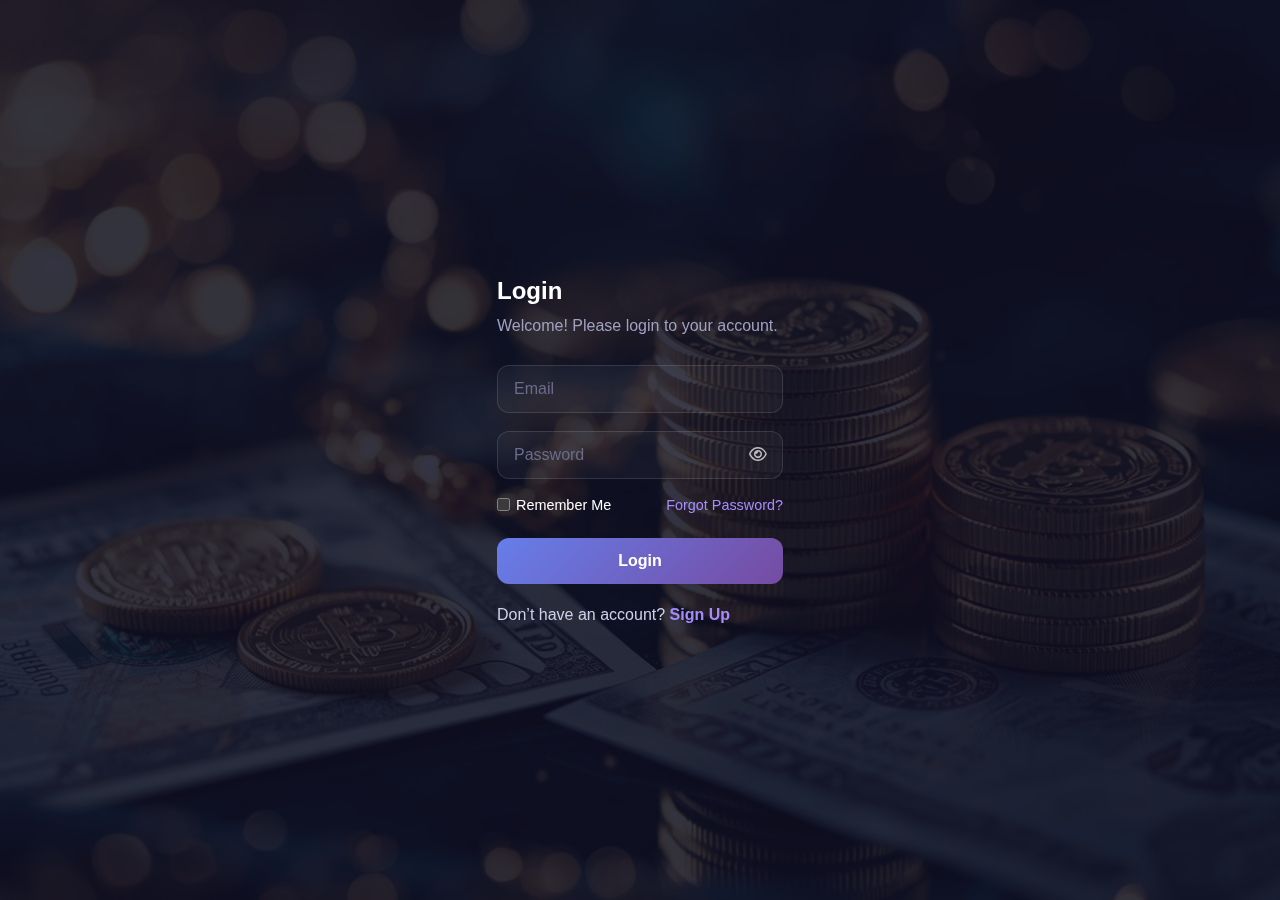
<file: index.html>
<!DOCTYPE html>
<html lang="en">
<head>
    <meta charset="UTF-8">
    <meta name="viewport" content="width=device-width, initial-scale=1.0">
    <title>Expense Tracker</title>
    <style>
        * {
            margin: 0;
            padding: 0;
            box-sizing: border-box;
        }

        body {
            font-family: 'Inter', -apple-system, BlinkMacSystemFont, 'Segoe UI', sans-serif;
            background: #0f0f23;
            min-height: 100vh;
            padding: 20px;
            color: #fff;
            position: relative;
            overflow-x: hidden;
        }

        body::before {
            content: '';
            position: fixed;
            top: 0;
            left: 0;
            right: 0;
            bottom: 0;
            background: 
                radial-gradient(circle at 20% 50%, rgba(120, 119, 198, 0.3), transparent 50%),
                radial-gradient(circle at 80% 80%, rgba(139, 92, 246, 0.3), transparent 50%),
                radial-gradient(circle at 40% 20%, rgba(59, 130, 24b6, 0.2), transparent 50%);
            z-index: 0;
            animation: gradientShift 15s ease infinite;
        }

        @keyframes gradientShift {
            0%, 100% { opacity: 1; }
            50% { opacity: 0.8; }
        }

        .container {
            max-width: 1400px;
            margin: 0 auto;
            position: relative;
            z-index: 1;
        }

        header {
            text-align: center;
            margin-bottom: 40px;
            animation: fadeInDown 0.8s ease;
        }

        @keyframes fadeInDown {
            from {
                opacity: 0;
                transform: translateY(-30px);
            }
            to {
                opacity: 1;
                transform: translateY(0);
            }
        }

        header h1 {
            font-size: 3rem;
            font-weight: 800;
            background: white;
            -webkit-background-clip: text;
            -webkit-text-fill-color: transparent;
            background-clip: text;
            margin-bottom: 10px;
            letter-spacing: -1px;
        }

        header p {
            color: #a0a0c0;
            font-size: 1.1rem;
        }

        .summary-cards {
            display: grid;
            grid-template-columns: repeat(auto-fit, minmax(280px, 1fr));
            gap: 20px;
            margin-bottom: 40px;
            animation: fadeInUp 0.8s ease 0.2s both;
        }

        @keyframes fadeInUp {
            from {
                opacity: 0;
                transform: translateY(30px);
            }
            to {
                opacity: 1;
                transform: translateY(0);
            }
        }

        .card {
            background: rgba(255, 255, 255, 0.05);
            backdrop-filter: blur(10px);
            padding: 30px;
            border-radius: 20px;
            border: 1px solid rgba(255, 255, 255, 0.1);
            transition: all 0.4s cubic-bezier(0.4, 0, 0.2, 1);
            position: relative;
            overflow: hidden;
        }

        .card::before {
            content: '';
            position: absolute;
            top: 0;
            left: 0;
            right: 0;
            bottom: 0;
            background: linear-gradient(135deg, rgba(102, 126, 234, 0.1), rgba(118, 75, 162, 0.1));
            opacity: 0;
            transition: opacity 0.4s ease;
        }

        .card:hover {
            transform: translateY(-8px);
            border-color: rgba(255, 255, 255, 0.2);
            box-shadow: 0 20px 60px rgba(102, 126, 234, 0.3);
        }

        .card:hover::before {
            opacity: 1;
        }

        .card h3 {
            font-size: 0.85rem;
            color: #a0a0c0;
            margin-bottom: 15px;
            text-transform: uppercase;
            letter-spacing: 2px;
            font-weight: 600;
            position: relative;
            z-index: 1;
        }

        .card .amount {
            font-size: 2.5rem;
            font-weight: 700;
            background: linear-gradient(135deg, #667eea, #764ba2);
            -webkit-background-clip: text;
            -webkit-text-fill-color: transparent;
            background-clip: text;
            position: relative;
            z-index: 1;
        }

        .add-balance-section, .expense-form {
            background: rgba(255, 255, 255, 0.05);
            backdrop-filter: blur(10px);
            padding: 35px;
            border-radius: 20px;
            border: 1px solid rgba(255, 255, 255, 0.1);
            margin-bottom: 30px;
            animation: fadeInUp 0.8s ease 0.4s both;
        }

        .add-balance-section h3, .expense-form h2 {
            margin-bottom: 25px;
            color: #fff;
            font-size: 1.5rem;
            font-weight: 700;
        }

        .balance-form {
            display: flex;
            gap: 20px;
            align-items: flex-end;
            flex-wrap: wrap;
        }

        .form-row {
            display: grid;
            grid-template-columns: 2fr 1fr 1fr 1fr;
            gap: 20px;
            margin-bottom: 20px;
        }

        .form-group {
            display: flex;
            flex-direction: column;
        }

        .form-group label {
            margin-bottom: 8px;
            font-weight: 600;
            color: #a0a0c0;
            font-size: 0.9rem;
            text-transform: uppercase;
            letter-spacing: 1px;
        }

        .form-group input,
        .form-group select {
            padding: 14px 18px;
            border: 2px solid rgba(255, 255, 255, 0.1);
            border-radius: 12px;
            font-size: 1rem;
            background: rgba(255, 255, 255, 0.05);
            color: #fff;
            transition: all 0.3s ease;
        }

        .form-group input::placeholder {
            color: #6b6b8c;
        }

        .form-group input:focus,
        .form-group select:focus {
            outline: none;
            border-color: #667eea;
            background: rgba(255, 255, 255, 0.08);
            box-shadow: 0 0 0 4px rgba(102, 126, 234, 0.1);
        }

        .form-group select {
            cursor: pointer;
        }

        .form-group select option {
            background: #1a1a2e;
            color: #fff;
        }

        .btn {
            padding: 14px 35px;
            border: none;
            border-radius: 12px;
            font-size: 1rem;
            font-weight: 600;
            cursor: pointer;
            transition: all 0.3s cubic-bezier(0.4, 0, 0.2, 1);
            text-transform: uppercase;
            letter-spacing: 1px;
            position: relative;
            overflow: hidden;
        }

        .btn::before {
            content: '';
            position: absolute;
            top: 50%;
            left: 50%;
            width: 0;
            height: 0;
            border-radius: 50%;
            background: rgba(255, 255, 255, 0.2);
            transform: translate(-50%, -50%);
            transition: width 0.6s, height 0.6s;
        }

        .btn:hover::before {
            width: 300px;
            height: 300px;
        }

        .btn span {
            position: relative;
            z-index: 1;
        }

        .btn-primary {
            background: linear-gradient(135deg, #667eea 0%, #764ba2 100%);
            color: white;
            box-shadow: 0 4px 15px rgba(102, 126, 234, 0.4);
        }

        .btn-primary:hover {
            transform: translateY(-2px);
            box-shadow: 0 8px 25px rgba(102, 126, 234, 0.6);
        }

        .btn-primary:active {
            transform: translateY(0);
        }

        .btn-success {
            background: linear-gradient(135deg, #11998e 0%, #38ef7d 100%);
            color: white;
            box-shadow: 0 4px 15px rgba(56, 239, 125, 0.4);
        }

        .btn-success:hover {
            transform: translateY(-2px);
            box-shadow: 0 8px 25px rgba(56, 239, 125, 0.6);
        }

        .filters {
            background: rgba(255, 255, 255, 0.05);
            backdrop-filter: blur(10px);
            padding: 20px 30px;
            border-radius: 20px;
            border: 1px solid rgba(255, 255, 255, 0.1);
            margin-bottom: 30px;
            display: flex;
            gap: 20px;
            flex-wrap: wrap;
            align-items: center;
            animation: fadeInUp 0.8s ease 0.6s both;
        }

        .filter-group {
            display: flex;
            align-items: center;
            gap: 15px;
        }

        .filter-group label {
            font-weight: 600;
            color: #a0a0c0;
            text-transform: uppercase;
            letter-spacing: 1px;
            font-size: 0.85rem;
        }

        .filter-group select {
            padding: 10px 20px;
            border: 2px solid rgba(255, 255, 255, 0.1);
            border-radius: 12px;
            font-size: 0.95rem;
            background: rgba(255, 255, 255, 0.05);
            color: #fff;
            cursor: pointer;
            transition: all 0.3s ease;
        }

        .filter-group select:focus {
            outline: none;
            border-color: #667eea;
            box-shadow: 0 0 0 4px rgba(102, 126, 234, 0.1);
        }

        .expenses-list {
            background: rgba(255, 255, 255, 0.05);
            backdrop-filter: blur(10px);
            padding: 35px;
            border-radius: 20px;
            border: 1px solid rgba(255, 255, 255, 0.1);
            animation: fadeInUp 0.8s ease 0.8s both;
        }

        .expenses-list h2 {
            margin-bottom: 25px;
            color: #fff;
            font-size: 1.5rem;
            font-weight: 700;
        }

        .expense-item {
            display: grid;
            grid-template-columns: 2fr 1fr 1fr 1fr 100px;
            gap: 20px;
            padding: 25px;
            border-bottom: 1px solid rgba(255, 255, 255, 0.05);
            align-items: center;
            transition: all 0.3s ease;
            animation: slideInLeft 0.5s ease;
            border-radius: 12px;
        }

        @keyframes slideInLeft {
            from {
                opacity: 0;
                transform: translateX(-30px);
            }
            to {
                opacity: 1;
                transform: translateX(0);
            }
        }

        .expense-item:hover {
            background: rgba(255, 255, 255, 0.03);
            border-bottom-color: rgba(255, 255, 255, 0.1);
        }

        .expense-item:last-child {
            border-bottom: none;
        }

        .expense-description {
            font-weight: 600;
            color: #fff;
            font-size: 1.05rem;
        }

        .expense-amount {
            font-size: 1.3rem;
            font-weight: 700;
            color: #ff6b6b;
        }

        .income-amount {
            font-size: 1.3rem;
            font-weight: 700;
            color: #51cf66;
        }

        .expense-category {
            display: inline-block;
            padding: 8px 16px;
            border-radius: 25px;
            font-size: 0.8rem;
            font-weight: 700;
            text-transform: uppercase;
            letter-spacing: 1px;
        }

        .category-rent {
            background: linear-gradient(135deg, #845ef7, #5f3dc4);
            color: white;
        }
        .category-food { 
            background: linear-gradient(135deg, #ff6b6b, #ee5a6f);
            color: white;
        }
        .category-transport { 
            background: linear-gradient(135deg, #4dabf7, #339af0);
            color: white;
        }
        .category-entertainment { 
            background: linear-gradient(135deg, #cc5de8, #9c36b5);
            color: white;
        }
        .category-shopping { 
            background: linear-gradient(135deg, #ffa94d, #fd7e14);
            color: white;
        }
        .category-bills { 
            background: linear-gradient(135deg, #51cf66, #37b24d);
            color: white;
        }
        .category-other { 
            background: linear-gradient(135deg, #868e96, #495057);
            color: white;
        }
        .category-income { 
            background: linear-gradient(135deg, #51cf66, #37b24d);
            color: white;
        }

        .expense-date {
            color: #a0a0c0;
            font-size: 0.9rem;
            font-weight: 500;
        }

        .btn-delete {
            background: linear-gradient(135deg, #ff6b6b, #ee5a6f);
            color: white;
            border: none;
            padding: 10px 20px;
            border-radius: 10px;
            cursor: pointer;
            transition: all 0.3s ease;
            font-weight: 600;
            text-transform: uppercase;
            font-size: 0.8rem;
            letter-spacing: 1px;
        }

        .btn-delete:hover {
            transform: scale(1.05);
            box-shadow: 0 5px 20px rgba(255, 107, 107, 0.4);
        }

        .btn-delete:active {
            transform: scale(0.98);
        }

        .empty-state {
            text-align: center;
            padding: 80px 20px;
            color: #6b6b8c;
        }

        .empty-state p {
            font-size: 1.1rem;
        }

        @media (max-width: 768px) {
            header h1 {
                font-size: 2rem;
            }

            .form-row {
                grid-template-columns: 1fr;
            }

            .expense-item {
                grid-template-columns: 1fr;
                gap: 15px;
            }

            .balance-form {
                flex-direction: column;
                align-items: stretch;
            }
        }

        /* Pulse animation for amounts */
        @keyframes pulse {
            0%, 100% { transform: scale(1); }
            50% { transform: scale(1.05); }
        }

        .amount.updated {
            animation: pulse 0.5s ease;
        }

        input[type=number]::-webkit-inner-spin-button,
        input[type=number]::-webkit-outer-spin-button {
            -webkit-appearance: none;
            margin: 0;
        }

        input[type=number] {
            -moz-appearance: textfield;
        }

        .modal-overlay {
            position: fixed;
            inset: 0;
            background: rgba(0, 0, 0, 0.7);
            display: none;
            align-items: center;
            justify-content: center;
            z-index: 9999;
        }
        
        input[type="date"] {
            color-scheme: dark;
        }

        /* Dark dialog box */
        .modal-box {
            background: #1e1e1e;
            color: #eaeaea;
            width: 360px;
            border-radius: 8px;
            padding: 20px;
            box-shadow: 0 10px 25px rgba(0,0,0,0.6);
            border: 1px solid #333;
        }

            .modal-box h3 {
                margin: 0 0 10px;
                font-size: 16px;
                color: #ffffff;
            }

            .modal-box p {
                font-size: 14px;
                margin-bottom: 20px;
                color: #cfcfcf;
            }

        .modal-actions {
            display: flex;
            justify-content: flex-end;
            gap: 10px;
        }

        /* Primary action */
        .btn-ok {
            background: #0d6efd;
            color: #ffffff;
            border: none;
            padding: 6px 16px;
            border-radius: 4px;
            cursor: pointer;
        }

            .btn-ok:hover {
                background: #0b5ed7;
            }

        /* Secondary action */
        .btn-cancel {
            background: #2c2c2c;
            color: #eaeaea;
            border: 1px solid #444;
            padding: 6px 16px;
            border-radius: 4px;
            cursor: pointer;
        }

        .btn-cancel:hover {
                background: #3a3a3a;
            }

        /* Container */
        .filters {
            display: flex;
            gap: 16px;
            margin-bottom: 16px;
        }

        /* Group */
        .filter-group {
            display: flex;
            align-items: center;
            gap: 8px;
        }

            /* Label */
            .filter-group label {
                color: #cfcfcf;
                font-size: 14px;
            }

            /* Select dropdown */
            .filter-group select {
                background-color: #1e1e1e;
                color: #eaeaea;
                border: 1px solid #3a3a3a;
                padding: 6px 10px;
                border-radius: 6px;
                font-size: 14px;
                outline: none;
                cursor: pointer;
                min-width: 180px;
            }

                /* Hover */
                .filter-group select:hover {
                    border-color: #555;
                }

                /* Focus */
                .filter-group select:focus {
                    border-color: #0d6efd;
                    box-shadow: 0 0 0 2px rgba(13, 110, 253, 0.3);
                }

                /* Dropdown options */
                .filter-group select option {
                    background-color: #1e1e1e;
                    color: #eaeaea;
                }

                /* Disabled (if needed later) */
                .filter-group select:disabled {
                    background-color: #2a2a2a;
                    color: #777;
                    cursor: not-allowed;
                }

                .header-top {
                        display: flex;
                        justify-content: space-between;
                        align-items: center;
                    }

                    .btn-delete {
                        padding: 8px 20px;
                        border: none;
                        border-radius: 20px;
                        background: red;
                        color: white;
                        cursor: pointer;
                    }



    </style>
</head>
<body>
    <div class="container">
        <header>
            <div class="header-top">
                <h1>Expense Tracker</h1>
                <button class="btn-delete" onclick="logout()">Logout</button>
            </div>
        </header>


        <div class="add-balance-section">
            <h3> Add Money to Balance</h3>
            <div class="balance-form">
                <div class="form-group" style="flex: 1; min-width: 200px;">
                    <label for="incomeAmount">Amount (₹)</label>
                    <input type="number" id="incomeAmount" placeholder="0.00" min="0" step="any" />
                </div>
                <div class="form-group" style="flex: 1; min-width: 200px;">
                    <label for="incomeDescription">Description</label>
                    <input type="text" id="incomeDescription" placeholder="Salary, Gift, etc.">
                </div>
                <button type="button" id="addIncomeBtn" class="btn btn-success"><span>Add Money</span></button>
            </div>
        </div>

        <div class="summary-cards">
            <div class="card">
                <h3>Current Balance</h3>
                <div class="amount" id="totalBalance">₹0.00</div>
            </div>
            <div class="card">
                <h3>Total Income</h3>
                <div class="amount" id="totalIncome" style="background: linear-gradient(135deg, #51cf66, #37b24d); -webkit-background-clip: text; -webkit-text-fill-color: transparent;">₹0.00</div>
            </div>
            <div class="card">
                <h3>Total Expenses</h3>
                <div class="amount" id="totalExpenses" style="background: linear-gradient(135deg, #ff6b6b, #ee5a6f); -webkit-background-clip: text; -webkit-text-fill-color: transparent;">₹0.00</div>
            </div>
            <div class="card">
                <h3>This Month</h3>
                <div class="amount" id="monthExpenses" style="background: linear-gradient(135deg, #ffa94d, #fd7e14); -webkit-background-clip: text; -webkit-text-fill-color: transparent;">₹0.00</div>
            </div>
        </div>

        <div class="expense-form">
            <h2>Add New Expense</h2>
            <div>
                <div class="form-row">
                    <div class="form-group">
                        <label for="description">Description</label>
                        <input type="text" id="description" placeholder="e.g., Grocery shopping">
                    </div>
                    <div class="form-group">
                        <label for="amount">Amount (₹)</label>
                        <input type="number" id="amount" placeholder="0.00" step="0.01">
                    </div>
                    <div class="form-group">
                        <label for="category">Category</label>
                        <select id="category">
                            <option value="rent">House Rent</option>
                            <option value="food">Food</option>
                            <option value="transport">Transport</option>
                            <option value="entertainment">Entertainment</option>
                            <option value="shopping">Shopping</option>
                            <option value="bills">Bills</option>
                            <option value="other">Other</option>
                        </select>
                    </div>
                    <div class="form-group">
                        <label for="date">Date</label>
                        <input type="date" id="date">
                    </div>
                </div>
                <button type="button" id="addExpenseBtn" class="btn btn-primary"><span>Add Expense</span></button>
            </div>
        </div>

        <div class="filters">
            <div class="filter-group">
                <label for="filterCategory">Filter by:</label>
                <select id="filterCategory">
                    <option value="all">All Transactions</option>
                    <option value="income">Income Only</option>
                    <option value="rent">House Rent</option>
                    <option value="food">Food</option>
                    <option value="transport">Transport</option>
                    <option value="entertainment">Entertainment</option>
                    <option value="shopping">Shopping</option>
                    <option value="bills">Bills</option>
                    <option value="other">Other</option>
                </select>
            </div>
        </div>

        <div class="expenses-list">
            <h2>Transaction History</h2>
            <div id="expensesList">
                <div class="empty-state">
                    <p>✨ No transactions yet. Start by adding money or expenses!</p>
                </div>
            </div>
        </div>
    </div>

    <div id="confirmModal" class="modal-overlay">
        <div class="modal-box">
            <h3></h3>
            <p>Are you sure you want to delete this transaction?</p>
            <div class="modal-actions">
                <button id="confirmOk" class="btn-ok">OK</button>
                <button id="confirmCancel" class="btn-cancel">Cancel</button>
            </div>
        </div>
    </div>


    <script>
    /**********************************************************
     ✅ STEP 0: Authentication Check (Force Login)
    **********************************************************/
    if (!localStorage.getItem("token")) {
        window.location.href = "login.html";
    }

    /**********************************************************
     ✅ STEP 1: API URL (Render Backend)
    **********************************************************/
    const API_URL =
        "https://expense-tracker-backend-5eoz.onrender.com/api/transactions";

    let transactions = [];

    /**********************************************************
     ✅ STEP 2: Helper Function – Send JWT Token Always
    **********************************************************/
    function authHeaders() {
        return {
            "Content-Type": "application/json",
            "Authorization": "Bearer " + localStorage.getItem("token")
        };
    }

    /**********************************************************
     ✅ STEP 3: Load Transactions From Backend (GET)
    **********************************************************/
    async function loadData() {
        try {
            const res = await fetch(API_URL, {
                headers: {
                    "Authorization": "Bearer " + localStorage.getItem("token")
                }
            });

            if (!res.ok) {
                throw new Error("Unable to load transactions. Please login again.");
            }

            transactions = await res.json();
        } catch (err) {
            alert("Session expired. Please login again.");
            localStorage.removeItem("token");
            window.location.href = "login.html";
        }
    }

    /**********************************************************
     ✅ STEP 4: Add Income (POST)
    **********************************************************/
    async function addIncome() {
        const amountInput = document.getElementById("incomeAmount");
        const descriptionInput = document.getElementById("incomeDescription");

        const amount = parseFloat(amountInput.value);
        const description = descriptionInput.value || "Income added";

        if (!amount || amount <= 0) {
            alert("Please enter a valid amount");
            return;
        }

        const income = {
            description: description,
            amount: amount,
            category: "income",
            type: "income",
            date: new Date().toISOString().split("T")[0]
        };

        await fetch(API_URL, {
            method: "POST",
            headers: authHeaders(),
            body: JSON.stringify(income)
        });

        await loadData();
        updateUI();

        amountInput.value = "";
        descriptionInput.value = "";
    }

    /**********************************************************
     ✅ STEP 5: Add Expense (POST)
    **********************************************************/
    async function addExpense() {
        const descriptionInput = document.getElementById("description");
        const amountInput = document.getElementById("amount");
        const categoryInput = document.getElementById("category");
        const dateInput = document.getElementById("date");

        const amount = parseFloat(amountInput.value);
        const description = descriptionInput.value.trim();
        const category = categoryInput.value;
        const date = dateInput.value;

        if (!description) {
            alert("Please enter a description");
            return;
        }

        if (!amount || amount <= 0) {
            alert("Please enter a valid amount");
            return;
        }

        if (!date) {
            alert("Please select a date");
            return;
        }

        const expense = {
            description: description,
            amount: amount,
            category: category,
            type: "expense",
            date: date
        };

        await fetch(API_URL, {
            method: "POST",
            headers: authHeaders(),
            body: JSON.stringify(expense)
        });

        await loadData();
        updateUI();

        descriptionInput.value = "";
        amountInput.value = "";
        dateInput.valueAsDate = new Date();
    }

    /**********************************************************
     ✅ STEP 6: Delete Transaction (DELETE)
    **********************************************************/
    let deleteId = null;

    function deleteTransaction(id) {
        deleteId = id;
        document.getElementById("confirmModal").style.display = "flex";
    }

    async function confirmDelete() {
        await fetch(`${API_URL}/${deleteId}`, {
            method: "DELETE",
            headers: {
                "Authorization": "Bearer " + localStorage.getItem("token")
            }
        });

        await loadData();
        updateUI();
        closeModal();
    }

    document
        .getElementById("confirmOk")
        .addEventListener("click", confirmDelete);

    document
        .getElementById("confirmCancel")
        .addEventListener("click", closeModal);

    function closeModal() {
        document.getElementById("confirmModal").style.display = "none";
        deleteId = null;
    }

    /**********************************************************
     ✅ STEP 7: Update UI Rendering
    **********************************************************/
    function updateUI() {
        const filterCategory = document.getElementById("filterCategory").value;
        let filteredTransactions = transactions;

        if (filterCategory !== "all") {
            filteredTransactions = transactions.filter(
                (t) => t.category === filterCategory
            );
        }

        const totalIncome = transactions
            .filter((t) => t.type === "income")
            .reduce((sum, t) => sum + t.amount, 0);

        const totalExpenses = transactions
            .filter((t) => t.type === "expense")
            .reduce((sum, t) => sum + t.amount, 0);

        const currentBalance = totalIncome - totalExpenses;

        const currentMonth = new Date().getMonth();
        const currentYear = new Date().getFullYear();

        const monthExpenses = transactions
            .filter((t) => {
                const tDate = new Date(t.date);
                return (
                    t.type === "expense" &&
                    tDate.getMonth() === currentMonth &&
                    tDate.getFullYear() === currentYear
                );
            })
            .reduce((sum, t) => sum + t.amount, 0);

        document.getElementById("totalBalance").textContent =
            "₹" + currentBalance.toFixed(2);

        document.getElementById("totalIncome").textContent =
            "₹" + totalIncome.toFixed(2);

        document.getElementById("totalExpenses").textContent =
            "₹" + totalExpenses.toFixed(2);

        document.getElementById("monthExpenses").textContent =
            "₹" + monthExpenses.toFixed(2);

        const expensesList = document.getElementById("expensesList");

        if (filteredTransactions.length === 0) {
            expensesList.innerHTML = `
                <div class="empty-state">
                    <p>No transactions found.</p>
                </div>`;
            return;
        }

        expensesList.innerHTML = filteredTransactions
            .map(
                (transaction) => `
            <div class="expense-item">
                <div class="expense-description">${transaction.description}</div>

                <div class="${
                    transaction.type === "income"
                        ? "income-amount"
                        : "expense-amount"
                }">
                    ${
                        transaction.type === "income" ? "+" : "-"
                    }₹${transaction.amount.toFixed(2)}
                </div>

                <span class="expense-category category-${transaction.category}">
                    ${transaction.category}
                </span>

                <div class="expense-date">
                    ${new Date(transaction.date).toLocaleDateString()}
                </div>

                <button class="btn-delete"
                    onclick="deleteTransaction('${transaction._id}')">
                    Delete
                </button>
            </div>
        `
            )
            .join("");
    }

    /**********************************************************
     ✅ STEP 8: Logout
    **********************************************************/
    function logout() {
        localStorage.removeItem("token");
        window.location.href = "login.html";
    }

    /**********************************************************
     ✅ STEP 9: Initialize App
    **********************************************************/
    async function init() {
        await loadData();

        document.getElementById("date").valueAsDate = new Date();

        document
            .getElementById("addIncomeBtn")
            .addEventListener("click", addIncome);

        document
            .getElementById("addExpenseBtn")
            .addEventListener("click", addExpense);

        document
            .getElementById("filterCategory")
            .addEventListener("change", updateUI);

        updateUI();
    }

    document.addEventListener("DOMContentLoaded", init);
</script>

</body>
</html>
</file>
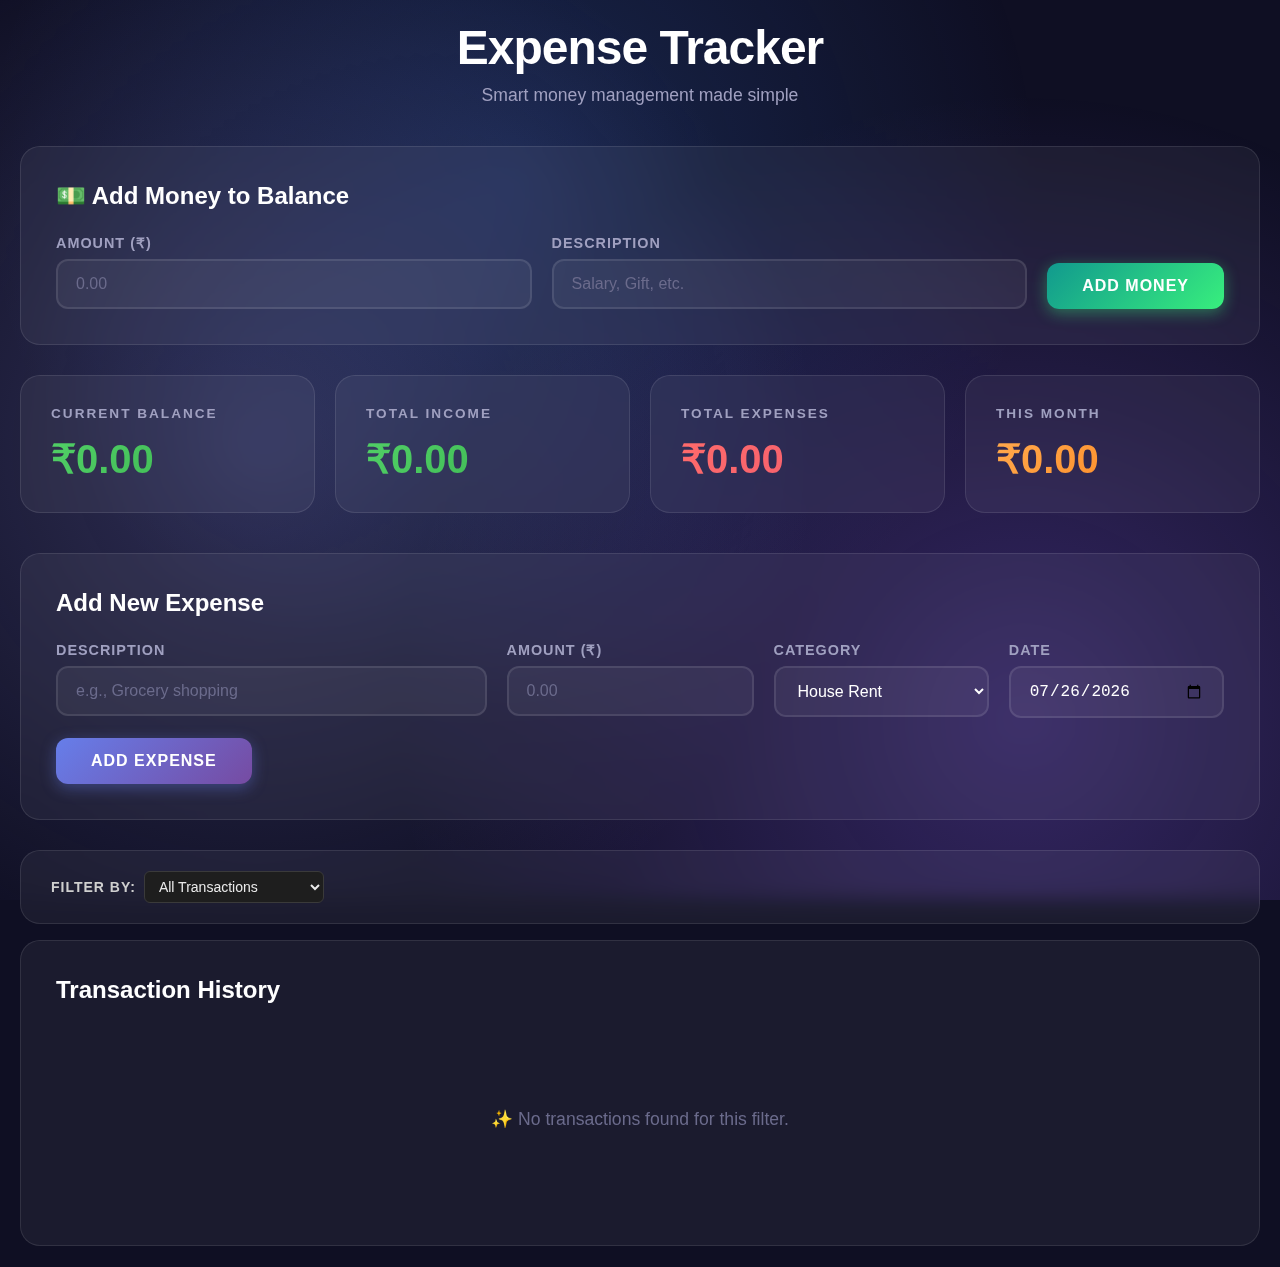
<file: expense-tracker.html>
<!DOCTYPE html>
<html lang="en">
<head>
    <meta charset="UTF-8">
    <meta name="viewport" content="width=device-width, initial-scale=1.0">
    <title>Expense Tracker</title>
    <style>
        * {
            margin: 0;
            padding: 0;
            box-sizing: border-box;
        }

        body {
            font-family: 'Inter', -apple-system, BlinkMacSystemFont, 'Segoe UI', sans-serif;
            background: #0f0f23;
            min-height: 100vh;
            padding: 20px;
            color: #fff;
            position: relative;
            overflow-x: hidden;
        }

        body::before {
            content: '';
            position: fixed;
            top: 0;
            left: 0;
            right: 0;
            bottom: 0;
            background: 
                radial-gradient(circle at 20% 50%, rgba(120, 119, 198, 0.3), transparent 50%),
                radial-gradient(circle at 80% 80%, rgba(139, 92, 246, 0.3), transparent 50%),
                radial-gradient(circle at 40% 20%, rgba(59, 130, 246, 0.2), transparent 50%);
            z-index: 0;
            animation: gradientShift 15s ease infinite;
        }

        @keyframes gradientShift {
            0%, 100% { opacity: 1; }
            50% { opacity: 0.8; }
        }

        .container {
            max-width: 1400px;
            margin: 0 auto;
            position: relative;
            z-index: 1;
        }

        header {
            text-align: center;
            margin-bottom: 40px;
            animation: fadeInDown 0.8s ease;
        }

        @keyframes fadeInDown {
            from {
                opacity: 0;
                transform: translateY(-30px);
            }
            to {
                opacity: 1;
                transform: translateY(0);
            }
        }

        header h1 {
            font-size: 3rem;
            font-weight: 800;
            background: white;
            -webkit-background-clip: text;
            -webkit-text-fill-color: transparent;
            background-clip: text;
            margin-bottom: 10px;
            letter-spacing: -1px;
        }

        header p {
            color: #a0a0c0;
            font-size: 1.1rem;
        }

        .summary-cards {
            display: grid;
            grid-template-columns: repeat(auto-fit, minmax(280px, 1fr));
            gap: 20px;
            margin-bottom: 40px;
            animation: fadeInUp 0.8s ease 0.2s both;
        }

        @keyframes fadeInUp {
            from {
                opacity: 0;
                transform: translateY(30px);
            }
            to {
                opacity: 1;
                transform: translateY(0);
            }
        }

        .card {
            background: rgba(255, 255, 255, 0.05);
            backdrop-filter: blur(10px);
            padding: 30px;
            border-radius: 20px;
            border: 1px solid rgba(255, 255, 255, 0.1);
            transition: all 0.4s cubic-bezier(0.4, 0, 0.2, 1);
            position: relative;
            overflow: hidden;
        }

        .card::before {
            content: '';
            position: absolute;
            top: 0;
            left: 0;
            right: 0;
            bottom: 0;
            background: linear-gradient(135deg, rgba(102, 126, 234, 0.1), rgba(118, 75, 162, 0.1));
            opacity: 0;
            transition: opacity 0.4s ease;
        }

        .card:hover {
            transform: translateY(-8px);
            border-color: rgba(255, 255, 255, 0.2);
            box-shadow: 0 20px 60px rgba(102, 126, 234, 0.3);
        }

        .card:hover::before {
            opacity: 1;
        }

        .card h3 {
            font-size: 0.85rem;
            color: #a0a0c0;
            margin-bottom: 15px;
            text-transform: uppercase;
            letter-spacing: 2px;
            font-weight: 600;
            position: relative;
            z-index: 1;
        }

        .card .amount {
            font-size: 2.5rem;
            font-weight: 700;
            background: linear-gradient(135deg, #667eea, #764ba2);
            -webkit-background-clip: text;
            -webkit-text-fill-color: transparent;
            background-clip: text;
            position: relative;
            z-index: 1;
        }

        .add-balance-section, .expense-form {
            background: rgba(255, 255, 255, 0.05);
            backdrop-filter: blur(10px);
            padding: 35px;
            border-radius: 20px;
            border: 1px solid rgba(255, 255, 255, 0.1);
            margin-bottom: 30px;
            animation: fadeInUp 0.8s ease 0.4s both;
        }

        .add-balance-section h3, .expense-form h2 {
            margin-bottom: 25px;
            color: #fff;
            font-size: 1.5rem;
            font-weight: 700;
        }

        .balance-form {
            display: flex;
            gap: 20px;
            align-items: flex-end;
            flex-wrap: wrap;
        }

        .form-row {
            display: grid;
            grid-template-columns: 2fr 1fr 1fr 1fr;
            gap: 20px;
            margin-bottom: 20px;
        }

        .form-group {
            display: flex;
            flex-direction: column;
        }

        .form-group label {
            margin-bottom: 8px;
            font-weight: 600;
            color: #a0a0c0;
            font-size: 0.9rem;
            text-transform: uppercase;
            letter-spacing: 1px;
        }

        .form-group input,
        .form-group select {
            padding: 14px 18px;
            border: 2px solid rgba(255, 255, 255, 0.1);
            border-radius: 12px;
            font-size: 1rem;
            background: rgba(255, 255, 255, 0.05);
            color: #fff;
            transition: all 0.3s ease;
        }

        .form-group input::placeholder {
            color: #6b6b8c;
        }

        .form-group input:focus,
        .form-group select:focus {
            outline: none;
            border-color: #667eea;
            background: rgba(255, 255, 255, 0.08);
            box-shadow: 0 0 0 4px rgba(102, 126, 234, 0.1);
        }

        .form-group select {
            cursor: pointer;
        }

        .form-group select option {
            background: #1a1a2e;
            color: #fff;
        }

        .btn {
            padding: 14px 35px;
            border: none;
            border-radius: 12px;
            font-size: 1rem;
            font-weight: 600;
            cursor: pointer;
            transition: all 0.3s cubic-bezier(0.4, 0, 0.2, 1);
            text-transform: uppercase;
            letter-spacing: 1px;
            position: relative;
            overflow: hidden;
        }

        .btn::before {
            content: '';
            position: absolute;
            top: 50%;
            left: 50%;
            width: 0;
            height: 0;
            border-radius: 50%;
            background: rgba(255, 255, 255, 0.2);
            transform: translate(-50%, -50%);
            transition: width 0.6s, height 0.6s;
        }

        .btn:hover::before {
            width: 300px;
            height: 300px;
        }

        .btn span {
            position: relative;
            z-index: 1;
        }

        .btn-primary {
            background: linear-gradient(135deg, #667eea 0%, #764ba2 100%);
            color: white;
            box-shadow: 0 4px 15px rgba(102, 126, 234, 0.4);
        }

        .btn-primary:hover {
            transform: translateY(-2px);
            box-shadow: 0 8px 25px rgba(102, 126, 234, 0.6);
        }

        .btn-primary:active {
            transform: translateY(0);
        }

        .btn-success {
            background: linear-gradient(135deg, #11998e 0%, #38ef7d 100%);
            color: white;
            box-shadow: 0 4px 15px rgba(56, 239, 125, 0.4);
        }

        .btn-success:hover {
            transform: translateY(-2px);
            box-shadow: 0 8px 25px rgba(56, 239, 125, 0.6);
        }

        .filters {
            background: rgba(255, 255, 255, 0.05);
            backdrop-filter: blur(10px);
            padding: 20px 30px;
            border-radius: 20px;
            border: 1px solid rgba(255, 255, 255, 0.1);
            margin-bottom: 30px;
            display: flex;
            gap: 20px;
            flex-wrap: wrap;
            align-items: center;
            animation: fadeInUp 0.8s ease 0.6s both;
        }

        .filter-group {
            display: flex;
            align-items: center;
            gap: 15px;
        }

        .filter-group label {
            font-weight: 600;
            color: #a0a0c0;
            text-transform: uppercase;
            letter-spacing: 1px;
            font-size: 0.85rem;
        }

        .filter-group select {
            padding: 10px 20px;
            border: 2px solid rgba(255, 255, 255, 0.1);
            border-radius: 12px;
            font-size: 0.95rem;
            background: rgba(255, 255, 255, 0.05);
            color: #fff;
            cursor: pointer;
            transition: all 0.3s ease;
        }

        .filter-group select:focus {
            outline: none;
            border-color: #667eea;
            box-shadow: 0 0 0 4px rgba(102, 126, 234, 0.1);
        }

        .expenses-list {
            background: rgba(255, 255, 255, 0.05);
            backdrop-filter: blur(10px);
            padding: 35px;
            border-radius: 20px;
            border: 1px solid rgba(255, 255, 255, 0.1);
            animation: fadeInUp 0.8s ease 0.8s both;
        }

        .expenses-list h2 {
            margin-bottom: 25px;
            color: #fff;
            font-size: 1.5rem;
            font-weight: 700;
        }

        .expense-item {
            display: grid;
            grid-template-columns: 2fr 1fr 1fr 1fr 100px;
            gap: 20px;
            padding: 25px;
            border-bottom: 1px solid rgba(255, 255, 255, 0.05);
            align-items: center;
            transition: all 0.3s ease;
            animation: slideInLeft 0.5s ease;
            border-radius: 12px;
        }

        @keyframes slideInLeft {
            from {
                opacity: 0;
                transform: translateX(-30px);
            }
            to {
                opacity: 1;
                transform: translateX(0);
            }
        }

        .expense-item:hover {
            background: rgba(255, 255, 255, 0.03);
            border-bottom-color: rgba(255, 255, 255, 0.1);
        }

        .expense-item:last-child {
            border-bottom: none;
        }

        .expense-description {
            font-weight: 600;
            color: #fff;
            font-size: 1.05rem;
        }

        .expense-amount {
            font-size: 1.3rem;
            font-weight: 700;
            color: #ff6b6b;
        }

        .income-amount {
            font-size: 1.3rem;
            font-weight: 700;
            color: #51cf66;
        }

        .expense-category {
            display: inline-block;
            padding: 8px 16px;
            border-radius: 25px;
            font-size: 0.8rem;
            font-weight: 700;
            text-transform: uppercase;
            letter-spacing: 1px;
        }

        .category-rent {
            background: linear-gradient(135deg, #845ef7, #5f3dc4);
            color: white;
        }
        .category-food { 
            background: linear-gradient(135deg, #ff6b6b, #ee5a6f);
            color: white;
        }
        .category-transport { 
            background: linear-gradient(135deg, #4dabf7, #339af0);
            color: white;
        }
        .category-entertainment { 
            background: linear-gradient(135deg, #cc5de8, #9c36b5);
            color: white;
        }
        .category-shopping { 
            background: linear-gradient(135deg, #ffa94d, #fd7e14);
            color: white;
        }
        .category-bills { 
            background: linear-gradient(135deg, #51cf66, #37b24d);
            color: white;
        }
        .category-other { 
            background: linear-gradient(135deg, #868e96, #495057);
            color: white;
        }
        .category-income { 
            background: linear-gradient(135deg, #51cf66, #37b24d);
            color: white;
        }

        .expense-date {
            color: #a0a0c0;
            font-size: 0.9rem;
            font-weight: 500;
        }

        .btn-delete {
            background: linear-gradient(135deg, #ff6b6b, #ee5a6f);
            color: white;
            border: none;
            padding: 10px 20px;
            border-radius: 10px;
            cursor: pointer;
            transition: all 0.3s ease;
            font-weight: 600;
            text-transform: uppercase;
            font-size: 0.8rem;
            letter-spacing: 1px;
        }

        .btn-delete:hover {
            transform: scale(1.05);
            box-shadow: 0 5px 20px rgba(255, 107, 107, 0.4);
        }

        .btn-delete:active {
            transform: scale(0.98);
        }

        .empty-state {
            text-align: center;
            padding: 80px 20px;
            color: #6b6b8c;
        }

        .empty-state p {
            font-size: 1.1rem;
        }

        @media (max-width: 768px) {
            header h1 {
                font-size: 2rem;
            }

            .form-row {
                grid-template-columns: 1fr;
            }

            .expense-item {
                grid-template-columns: 1fr;
                gap: 15px;
            }

            .balance-form {
                flex-direction: column;
                align-items: stretch;
            }
        }

        /* Pulse animation for amounts */
        @keyframes pulse {
            0%, 100% { transform: scale(1); }
            50% { transform: scale(1.05); }
        }

        .amount.updated {
            animation: pulse 0.5s ease;
        }

        input[type=number]::-webkit-inner-spin-button,
        input[type=number]::-webkit-outer-spin-button {
            -webkit-appearance: none;
            margin: 0;
        }

        input[type=number] {
            -moz-appearance: textfield;
        }

        .modal-overlay {
            position: fixed;
            inset: 0;
            background: rgba(0, 0, 0, 0.7);
            display: none;
            align-items: center;
            justify-content: center;
            z-index: 9999;
        }

        /* Dark dialog box */
        .modal-box {
            background: #1e1e1e;
            color: #eaeaea;
            width: 360px;
            border-radius: 8px;
            padding: 20px;
            box-shadow: 0 10px 25px rgba(0,0,0,0.6);
            border: 1px solid #333;
        }

            .modal-box h3 {
                margin: 0 0 10px;
                font-size: 16px;
                color: #ffffff;
            }

            .modal-box p {
                font-size: 14px;
                margin-bottom: 20px;
                color: #cfcfcf;
            }

        .modal-actions {
            display: flex;
            justify-content: flex-end;
            gap: 10px;
        }

        /* Primary action */
        .btn-ok {
            background: #0d6efd;
            color: #ffffff;
            border: none;
            padding: 6px 16px;
            border-radius: 4px;
            cursor: pointer;
        }

            .btn-ok:hover {
                background: #0b5ed7;
            }

        /* Secondary action */
        .btn-cancel {
            background: #2c2c2c;
            color: #eaeaea;
            border: 1px solid #444;
            padding: 6px 16px;
            border-radius: 4px;
            cursor: pointer;
        }

        .btn-cancel:hover {
                background: #3a3a3a;
            }

        /* Container */
        .filters {
            display: flex;
            gap: 16px;
            margin-bottom: 16px;
        }

        /* Group */
        .filter-group {
            display: flex;
            align-items: center;
            gap: 8px;
        }

            /* Label */
            .filter-group label {
                color: #cfcfcf;
                font-size: 14px;
            }

            /* Select dropdown */
            .filter-group select {
                background-color: #1e1e1e;
                color: #eaeaea;
                border: 1px solid #3a3a3a;
                padding: 6px 10px;
                border-radius: 6px;
                font-size: 14px;
                outline: none;
                cursor: pointer;
                min-width: 180px;
            }

                /* Hover */
                .filter-group select:hover {
                    border-color: #555;
                }

                /* Focus */
                .filter-group select:focus {
                    border-color: #0d6efd;
                    box-shadow: 0 0 0 2px rgba(13, 110, 253, 0.3);
                }

                /* Dropdown options */
                .filter-group select option {
                    background-color: #1e1e1e;
                    color: #eaeaea;
                }

                /* Disabled (if needed later) */
                .filter-group select:disabled {
                    background-color: #2a2a2a;
                    color: #777;
                    cursor: not-allowed;
                }


    </style>
</head>
<body>
    <div class="container">
        <header>
            <h1> Expense Tracker</h1>
            <p>Smart money management made simple</p>
        </header>

        <div class="add-balance-section">
            <h3>💵 Add Money to Balance</h3>
            <div class="balance-form">
                <div class="form-group" style="flex: 1; min-width: 200px;">
                    <label for="incomeAmount">Amount (₹)</label>
                    <input type="number" id="incomeAmount" placeholder="0.00" min="0" step="any" />
                </div>
                <div class="form-group" style="flex: 1; min-width: 200px;">
                    <label for="incomeDescription">Description</label>
                    <input type="text" id="incomeDescription" placeholder="Salary, Gift, etc.">
                </div>
                <button type="button" id="addIncomeBtn" class="btn btn-success"><span>Add Money</span></button>
            </div>
        </div>

        <div class="summary-cards">
            <div class="card">
                <h3>Current Balance</h3>
                <div class="amount" id="totalBalance">₹0.00</div>
            </div>
            <div class="card">
                <h3>Total Income</h3>
                <div class="amount" id="totalIncome" style="background: linear-gradient(135deg, #51cf66, #37b24d); -webkit-background-clip: text; -webkit-text-fill-color: transparent;">₹0.00</div>
            </div>
            <div class="card">
                <h3>Total Expenses</h3>
                <div class="amount" id="totalExpenses" style="background: linear-gradient(135deg, #ff6b6b, #ee5a6f); -webkit-background-clip: text; -webkit-text-fill-color: transparent;">₹0.00</div>
            </div>
            <div class="card">
                <h3>This Month</h3>
                <div class="amount" id="monthExpenses" style="background: linear-gradient(135deg, #ffa94d, #fd7e14); -webkit-background-clip: text; -webkit-text-fill-color: transparent;">₹0.00</div>
            </div>
        </div>

        <div class="expense-form">
            <h2>Add New Expense</h2>
            <div>
                <div class="form-row">
                    <div class="form-group">
                        <label for="description">Description</label>
                        <input type="text" id="description" placeholder="e.g., Grocery shopping">
                    </div>
                    <div class="form-group">
                        <label for="amount">Amount (₹)</label>
                        <input type="number" id="amount" placeholder="0.00" step="0.01">
                    </div>
                    <div class="form-group">
                        <label for="category">Category</label>
                        <select id="category">
                            <option value="rent">House Rent</option>
                            <option value="food">Food</option>
                            <option value="transport">Transport</option>
                            <option value="entertainment">Entertainment</option>
                            <option value="shopping">Shopping</option>
                            <option value="bills">Bills</option>
                            <option value="other">Other</option>
                        </select>
                    </div>
                    <div class="form-group">
                        <label for="date">Date</label>
                        <input type="date" id="date">
                    </div>
                </div>
                <button type="button" id="addExpenseBtn" class="btn btn-primary"><span>Add Expense</span></button>
            </div>
        </div>

        <div class="filters">
            <div class="filter-group">
                <label for="filterCategory">Filter by:</label>
                <select id="filterCategory">
                    <option value="all">All Transactions</option>
                    <option value="income">Income Only</option>
                    <option value="rent">House Rent</option>
                    <option value="food">Food</option>
                    <option value="transport">Transport</option>
                    <option value="entertainment">Entertainment</option>
                    <option value="shopping">Shopping</option>
                    <option value="bills">Bills</option>
                    <option value="other">Other</option>
                </select>
            </div>
        </div>

        <div class="expenses-list">
            <h2>Transaction History</h2>
            <div id="expensesList">
                <div class="empty-state">
                    <p>✨ No transactions yet. Start by adding money or expenses!</p>
                </div>
            </div>
        </div>
    </div>

    <div id="confirmModal" class="modal-overlay">
        <div class="modal-box">
            <h3></h3>
            <p>Are you sure you want to delete this transaction?</p>
            <div class="modal-actions">
                <button id="confirmOk" class="btn-ok">OK</button>
                <button id="confirmCancel" class="btn-cancel">Cancel</button>
            </div>
        </div>
    </div>


    <script>
        let transactions = [];

        function loadData() {
            const saved = localStorage.getItem('transactions');
            if (saved) {
                transactions = JSON.parse(saved);
            }
        }

        function saveTransactions() {
            localStorage.setItem('transactions', JSON.stringify(transactions));
        }

        function addIncome() {
            const amountInput = document.getElementById('incomeAmount');
            const descriptionInput = document.getElementById('incomeDescription');
            const amount = parseFloat(amountInput.value);
            const description = descriptionInput.value || 'Income added';

            if (!amount || amount <= 0) {
                alert('Please enter a valid amount');
                return;
            }

            const income = {
                id: Date.now(),
                description: description,
                amount: amount,
                category: 'income',
                type: 'income',
                date: new Date().toISOString().split('T')[0]
            };

            transactions.unshift(income);
            saveTransactions();
            updateUI();

            amountInput.value = '';
            descriptionInput.value = '';
        }

        function addExpense() {
            const descriptionInput = document.getElementById('description');
            const amountInput = document.getElementById('amount');
            const categoryInput = document.getElementById('category');
            const dateInput = document.getElementById('date');

            const amount = parseFloat(amountInput.value);
            const description = descriptionInput.value.trim();
            const category = categoryInput.value;
            const date = dateInput.value;

            if (!description) {
                alert('Please enter a description');
                return;
            }

            if (!amount || amount <= 0) {
                alert('Please enter a valid amount');
                return;
            }

            if (!date) {
                alert('Please select a date');
                return;
            }

            const expense = {
                id: Date.now(),
                description: description,
                amount: amount,
                category: category,
                type: 'expense',
                date: date
            };

            transactions.unshift(expense);
            saveTransactions();
            updateUI();

            descriptionInput.value = '';
            amountInput.value = '';
            dateInput.valueAsDate = new Date();
        }

        let deleteId = null;

        function deleteTransaction(id) {
            deleteId = id;
            document.getElementById("confirmModal").style.display = "flex";
        }

        document.getElementById("confirmOk").addEventListener("click", function () {
            transactions = transactions.filter(t => t.id !== deleteId);
            saveTransactions();
            updateUI();
            closeModal();
        });

        document.getElementById("confirmCancel").addEventListener("click", closeModal);

        function closeModal() {
            document.getElementById("confirmModal").style.display = "none";
            deleteId = null;
        }


        function updateUI() {
            const filterCategory = document.getElementById('filterCategory').value;
            let filteredTransactions = transactions;

            if (filterCategory !== 'all') {
                filteredTransactions = transactions.filter(t => t.category === filterCategory);
            }

            const totalIncome = transactions
                .filter(t => t.type === 'income')
                .reduce((sum, t) => sum + t.amount, 0);

            const totalExpenses = transactions
                .filter(t => t.type === 'expense')
                .reduce((sum, t) => sum + t.amount, 0);

            const currentBalance = totalIncome - totalExpenses;

            const currentMonth = new Date().getMonth();
            const currentYear = new Date().getFullYear();
            const monthExpenses = transactions
                .filter(t => {
                    const tDate = new Date(t.date);
                    return t.type === 'expense' &&
                        tDate.getMonth() === currentMonth &&
                        tDate.getFullYear() === currentYear;
                })
                .reduce((sum, t) => sum + t.amount, 0);

            const balanceEl = document.getElementById('totalBalance');
            const incomeEl = document.getElementById('totalIncome');
            const expensesEl = document.getElementById('totalExpenses');
            const monthEl = document.getElementById('monthExpenses');

            balanceEl.textContent = '₹' + currentBalance.toFixed(2);
            incomeEl.textContent = '₹' + totalIncome.toFixed(2);
            expensesEl.textContent = '₹' + totalExpenses.toFixed(2);
            monthEl.textContent = '₹' + monthExpenses.toFixed(2);

            balanceEl.classList.add('updated');
            setTimeout(() => balanceEl.classList.remove('updated'), 500);

            if (currentBalance >= 0) {
                balanceEl.style.background = 'linear-gradient(135deg, #51cf66, #37b24d)';
                balanceEl.style.webkitBackgroundClip = 'text';
                balanceEl.style.webkitTextFillColor = 'transparent';
            } else {
                balanceEl.style.background = 'linear-gradient(135deg, #ff6b6b, #ee5a6f)';
                balanceEl.style.webkitBackgroundClip = 'text';
                balanceEl.style.webkitTextFillColor = 'transparent';
            }

            const expensesList = document.getElementById('expensesList');

            if (filteredTransactions.length === 0) {
                expensesList.innerHTML = `
                        <div class="empty-state">
                            <p>✨ No transactions found for this filter.</p>
                        </div>
                    `;
                return;
            }

            expensesList.innerHTML = filteredTransactions.map(transaction => `
                    <div class="expense-item">
                        <div class="expense-description">${transaction.description}</div>
                        <div class="${transaction.type === 'income' ? 'income-amount' : 'expense-amount'}">
                            ${transaction.type === 'income' ? '+' : '-'}₹${transaction.amount.toFixed(2)}
                        </div>
                        <span class="expense-category category-${transaction.category}">${transaction.category}</span>
                        <div class="expense-date">${new Date(transaction.date).toLocaleDateString()}</div>
                        <button class="btn-delete" onclick="deleteTransaction(${transaction.id})">Delete</button>
                    </div>
                `).join('');
        }

        function init() {
            loadData();
            document.getElementById('date').valueAsDate = new Date();
            document.getElementById('addIncomeBtn').addEventListener('click', addIncome);
            document.getElementById('addExpenseBtn').addEventListener('click', addExpense);
            document.getElementById('filterCategory').addEventListener('change', updateUI);
            updateUI();
        }

        if (document.readyState === 'loading') {
            document.addEventListener('DOMContentLoaded', init);
        } else {
            init();
        }
    </script>
</body>
</html>
</file>
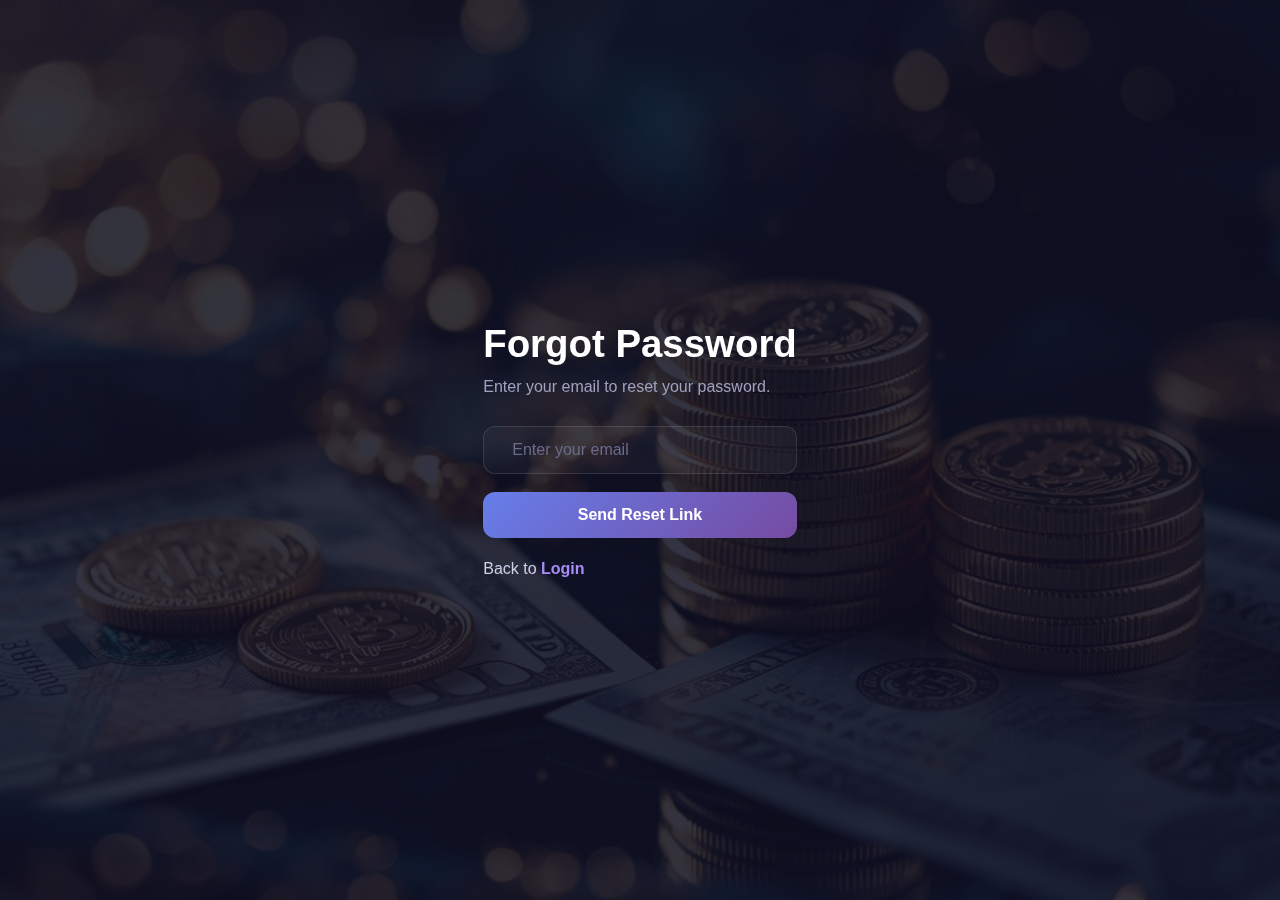
<file: forgot-password.html>
<!DOCTYPE html>
<html lang="en">
<head>
  <meta charset="UTF-8">
  <meta name="viewport" content="width=device-width, initial-scale=1.0">
  <title>Forgot Password</title>
  <link rel="stylesheet" href="auth.css">
</head>
<body>

<div class="auth-wrapper">
  <div class="auth-card">

    <h1>Forgot Password</h1>
    <p class="subtitle">
      Enter your email to reset your password.
    </p>

    <form onsubmit="forgotPassword(event)">
      <div class="input-group">
        <span></span>
        <input type="email" id="forgotEmail"
               placeholder="Enter your email" required>
      </div>

      <button class="btn-primary" type="submit">
        Send Reset Link
      </button>
    </form>

    <p class="bottom-text">
      Back to <a href="login.html">Login</a>
    </p>

  </div>
</div>

<script src="auth.js"></script>

<!-- ✅ Global Modal -->
<div id="modal" class="modal">
  <div class="modal-content">
    <h3 id="modalTitle"></h3>
    <p id="modalText"></p>

    <button class="modal-btn" onclick="closeModal()">
      OK
    </button>
  </div>
</div>

</body>
</html>
</file>
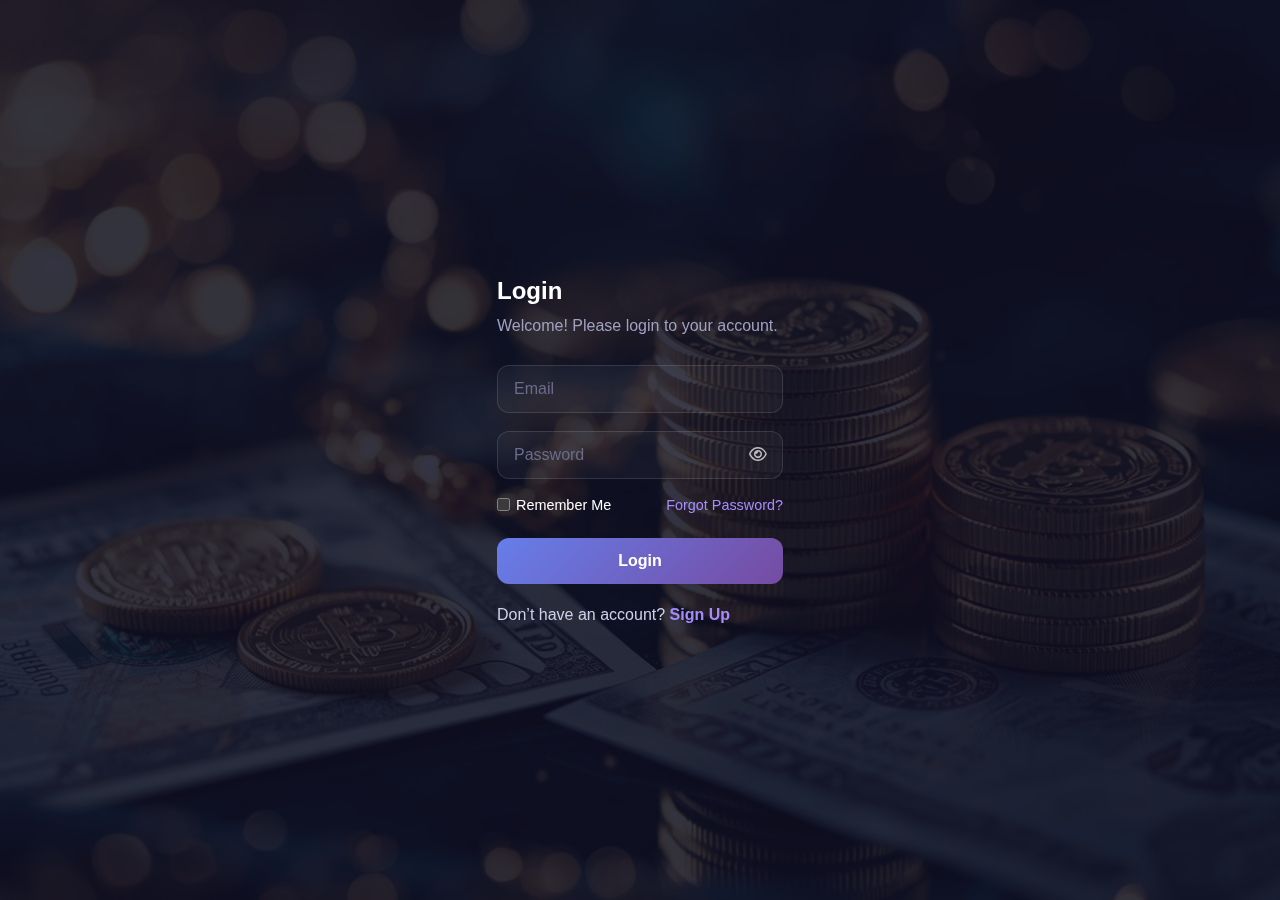
<file: login.html>
<!DOCTYPE html>
<html lang="en">
<head>
  <meta charset="UTF-8" />
  <meta name="viewport" content="width=device-width, initial-scale=1.0"/>
  <title>Login | Expense Tracker</title>
  <link rel="stylesheet"
      href="https://cdnjs.cloudflare.com/ajax/libs/font-awesome/6.5.0/css/all.min.css">
  <link rel="stylesheet" href="auth.css"/>
</head>

<body>
  <div class="auth-wrapper">
    <div class="auth-card">

      <h2>Login</h2>
      <p class="subtitle">Welcome! Please login to your account.</p>

      <form onsubmit="loginUser(event)">
        <div class="input-group">
          <input type="email" id="email" placeholder="Email" required />
        </div>

        <div class="input-group password-group">
            <input type="password" id="password" placeholder="Password" required />

            <span class="toggle-password" onclick="togglePassword('password', this)">
              <i class="fa-solid fa-eye fa-sm" style="font-weight: inherit;"></i>
            </span>
        </div>

        <div class="row">
          <label class="checkbox">
            <input type="checkbox" />
            Remember Me
          </label>

           <a href="forgot-password.html" class="link">Forgot Password?</a>
        </div>

        <button class="btn-primary" type="submit">
          Login
        </button>
      </form>

      <p class="bottom-text">
        Don’t have an account?
        <a href="signup.html">Sign Up</a>
      </p>

    </div>
  </div>
  
  <script src="auth.js"></script>

  <!-- ✅ Premium Dialog Modal -->
  <div id="modal" class="modal">
    <div class="modal-content">
      <h3 id="modalTitle"></h3>
      <p id="modalText"></p>
      <button class="modal-btn" onclick="closeModal()">OK</button>
    </div>
  </div>

</body>
</html>
</file>
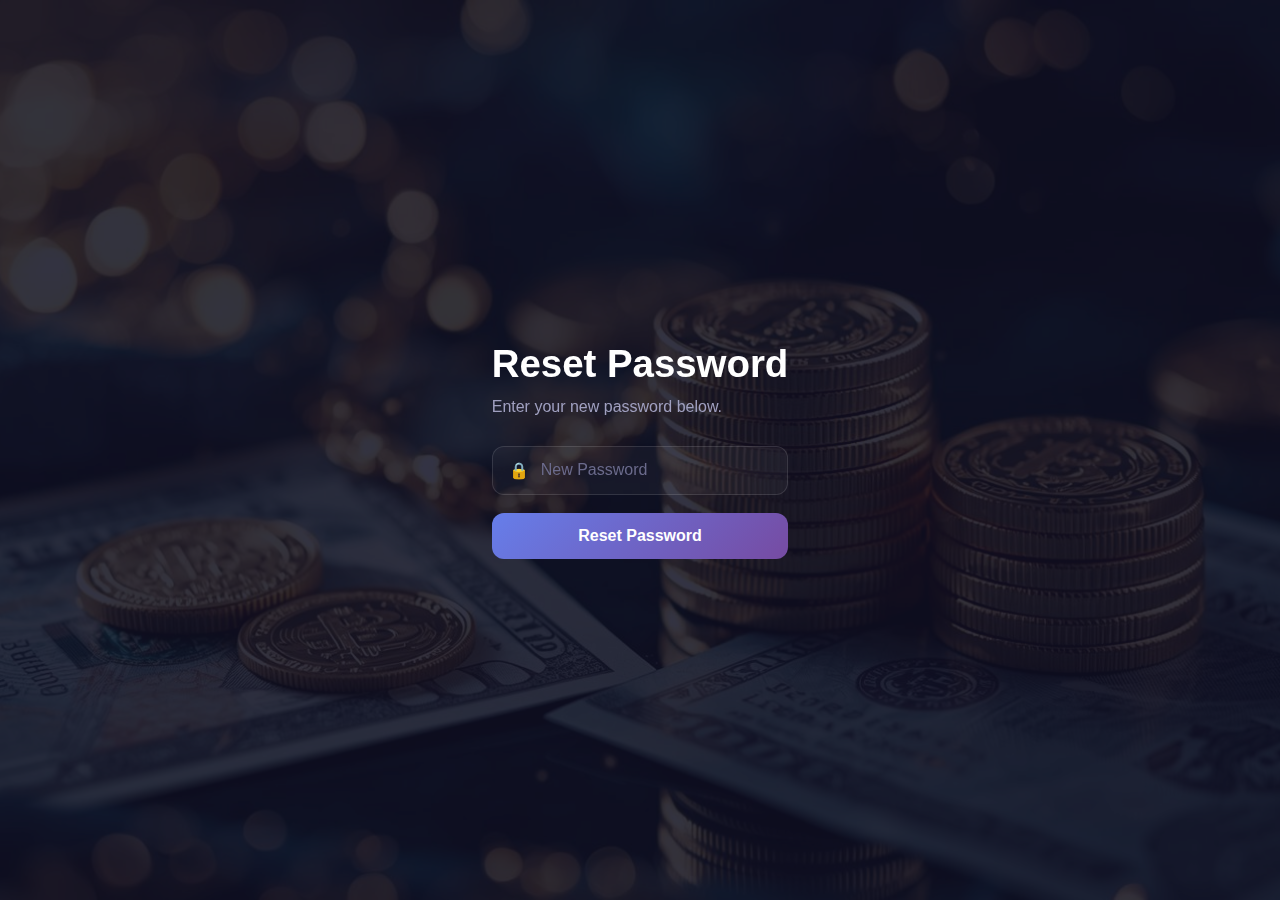
<file: reset-password.html>
<!DOCTYPE html>
<html lang="en">
<head>
  <meta charset="UTF-8">
  <meta name="viewport" content="width=device-width, initial-scale=1.0">
  <title>Reset Password</title>
  <link rel="stylesheet" href="auth.css">
</head>
<body>

<div class="auth-wrapper">
  <div class="auth-card">

    <h1>Reset Password</h1>
    <p class="subtitle">
      Enter your new password below.
    </p>

    <form onsubmit="resetPassword(event)">
      <div class="input-group">
        <span>🔒</span>
        <input type="password" id="newPassword"
               placeholder="New Password" required>
      </div>

      <button class="btn-primary" type="submit">
        Reset Password
      </button>
    </form>

  </div>
</div>

<script src="auth.js"></script>

<!-- ✅ Global Modal -->
<div id="modal" class="modal">
  <div class="modal-content">
    <h3 id="modalTitle"></h3>
    <p id="modalText"></p>

    <button class="modal-btn" onclick="closeModal()">
      OK
    </button>
  </div>
</div>

</body>
</html>
</file>
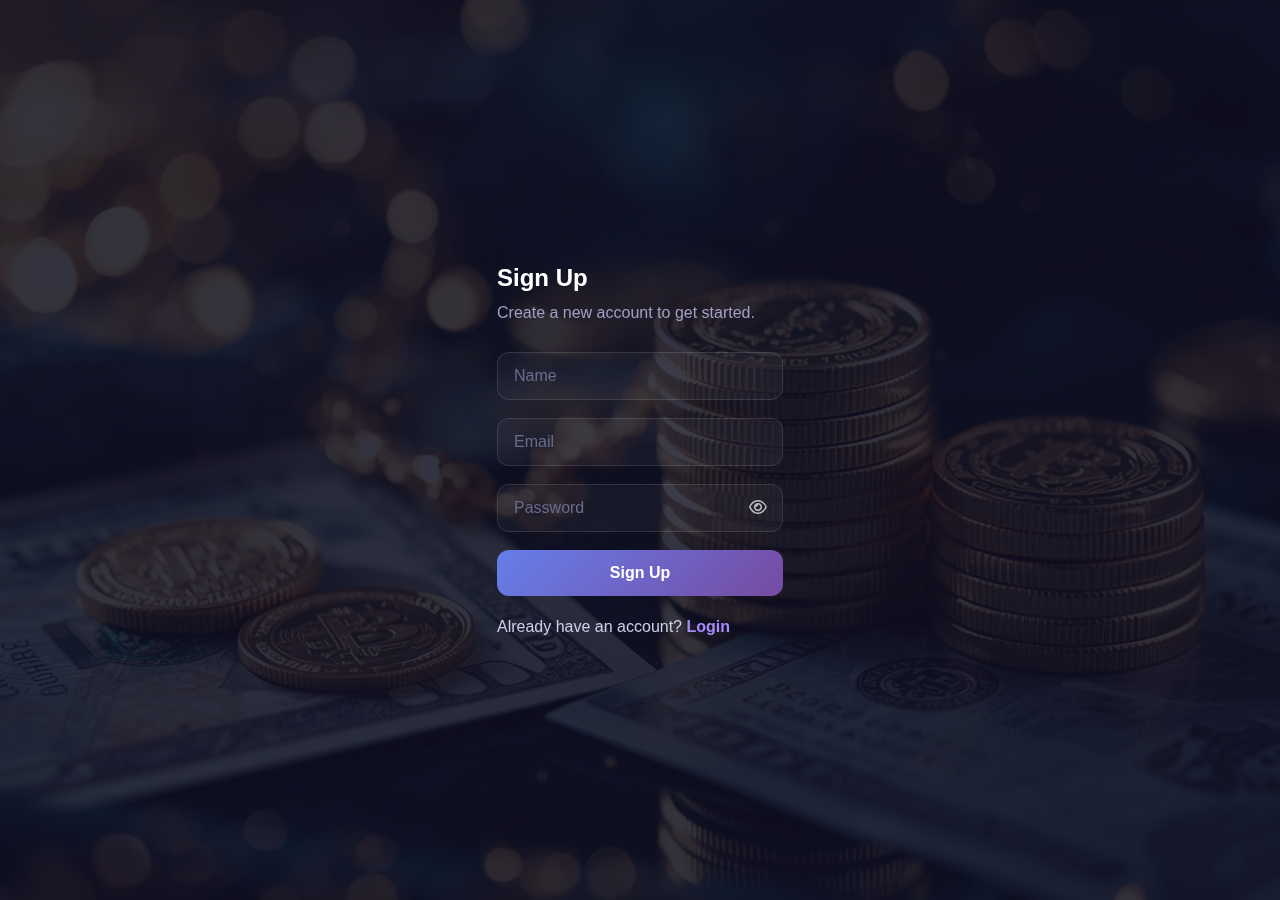
<file: signup.html>
<!DOCTYPE html>
<html lang="en">
<head>
  <meta charset="UTF-8"/>
  <meta name="viewport" content="width=device-width, initial-scale=1.0"/>
  <title>Sign Up | Expense Tracker</title>
  <link rel="stylesheet"
      href="https://cdnjs.cloudflare.com/ajax/libs/font-awesome/6.5.0/css/all.min.css">
  <link rel="stylesheet" href="auth.css"/>
</head>

<body>
  <div class="auth-wrapper">
    <div class="auth-card">

      <h2>Sign Up</h2>
      <p class="subtitle">Create a new account to get started.</p>

      <form onsubmit="registerUser(event)">
        <div class="input-group">
          <input type="text" id="name" placeholder="Name" required />
        </div>

        <div class="input-group">
          <input type="email" id="signupEmail" placeholder="Email" required />
        </div>

        <div class="input-group password-group">
          <input type="password" id="signupPassword" placeholder="Password" required />

          <span class="toggle-password" onclick="togglePassword('signupPassword', this)">
            <i class="fa-solid fa-eye fa-sm" style="font-weight: inherit;"></i>
          </span>
        </div>  


        <button class="btn-primary" type="submit">
          Sign Up
        </button>
      </form>

      <p class="bottom-text">
        Already have an account?
        <a href="login.html">Login</a>
      </p>

    </div>
  </div>
  

  <script src="auth.js"></script>

  <!-- ✅ Premium Dialog Modal -->
  <div id="modal" class="modal">
    <div class="modal-content">
      <h3 id="modalTitle"></h3>
      <p id="modalText"></p>
      <button class="modal-btn" onclick="closeModal()">OK</button>
    </div>
</div>

</body>
</html>
</file>
<file: auth.css>
* {
  margin: 0;
  padding: 0;
  box-sizing: border-box;
}

body {
  font-family: "Inter", sans-serif;
  min-height: 100vh;
  display: flex;
  justify-content: center;
  align-items: center;
  color: white;

  /* ✅ Background image */
  background: url("images/bg.jpg") no-repeat center center/cover;

  overflow: hidden;
}

body::before {
  content: "";
  position: fixed;
  inset: 0;

  background: rgba(15, 15, 35, 0.85);

  z-index: -1;
}



.auth-wrapper {
  width: 100%;
  display: flex;
  justify-content: center;
}

.auth-card {
  background: transparent !important;
  border: none !important;
  box-shadow: none !important;
  backdrop-filter: none !important;
  padding: 0 !important;
}


.auth-card h1 {
  font-size: 2.4rem;
  font-weight: 700;
}

.subtitle {
  color: #a0a0c0;
  margin: 12px 0 30px;
  font-size: 1rem;
}

input:-webkit-autofill {
  -webkit-background-clip: text !important;
  -webkit-text-fill-color: #ffffff !important;
  background-clip: text !important;
}


.input-group {
  display: flex;
  align-items: center;
  gap: 12px;
  padding: 14px 16px;
  border-radius: 12px;
  border: 1px solid rgba(255,255,255,0.12);
  background: rgba(255,255,255,0.04);
  margin-bottom: 18px;
}

.input-group input {
  border: none;
  outline: none;
  width: 100%;
  background: transparent;
  color: white;
  font-size: 1rem;
}

.input-group input::placeholder {
  color: #6b6b8c;
}

.row {
  display: flex;
  justify-content: space-between;
  align-items: center;
  margin: 10px 0 25px;
  font-size: 0.9rem;
}

.checkbox {
  display: flex;
  gap: 6px;
  align-items: center;
}

.link {
  color: #a78bfa;
  text-decoration: none;
}

.link:hover {
  text-decoration: underline;
}

.btn-primary {
  width: 100%;
  padding: 14px;
  border: none;
  border-radius: 12px;
  font-size: 1rem;
  font-weight: 600;
  cursor: pointer;
  color: white;
  background: linear-gradient(135deg, #667eea, #764ba2);
  transition: 0.3s;
}

.btn-primary:hover {
  transform: translateY(-2px);
  box-shadow: 0 10px 25px rgba(102, 126, 234, 0.6);
}

.bottom-text {
  margin-top: 22px;
  color: #cfcfe8;
}

.bottom-text a {
  color: #a78bfa;
  font-weight: 600;
  text-decoration: none;
}

.bottom-text a:hover {
  text-decoration: underline;
}

input {
  color-scheme: dark;
}

input::-ms-reveal,
input::-ms-clear {
  display: none;
}

.password-group {
  position: relative;
}

.password-group input {
  width: 100%;
  padding-right: 45px; /* Space for eye icon */
}

/* Eye icon INSIDE input */
.toggle-password {
  position: absolute;
  right: 15px;
  top: 50%;
  transform: translateY(-50%);

  cursor: pointer;
  font-size: 18px;

  color: white;
  opacity: 0.7;
  transition: 0.3s;
}

.toggle-password:hover {
  opacity: 1;
  color: #a78bfa;
}

/* ✅ Modal Background Overlay */
.modal {
  position: fixed;
  inset: 0;
  display: none; /* ✅ Hidden initially */
  justify-content: center;
  align-items: center;
  background: rgba(0, 0, 0, 0.65);
  z-index: 99999;
}

/* ✅ Modal Box (Same as Dashboard Glass Theme) */
.modal-content {
  width: 360px;
  padding: 30px;
  border-radius: 20px;

  background: rgba(255, 255, 255, 0.07);
  backdrop-filter: blur(18px);

  border: 1px solid rgba(255, 255, 255, 0.15);
  box-shadow: 0 20px 60px rgba(102, 126, 234, 0.35);

  text-align: center;
  animation: popIn 0.3s ease;
}

/* ✅ Smooth Animation */
@keyframes popIn {
  from {
    transform: scale(0.9);
    opacity: 0;
  }
  to {
    transform: scale(1);
    opacity: 1;
  }
}

/* Title */
.modal-content h3 {
  font-size: 1.5rem;
  margin-bottom: 10px;
  color: white;
}

/* Message */
.modal-content p {
  font-size: 1rem;
  color: #cfcfe8;
  margin-bottom: 20px;
}

/* ✅ Button Matches Theme */
.modal-btn {
  padding: 12px 28px;
  border: none;
  border-radius: 14px;
  cursor: pointer;
  font-weight: 600;
  color: white;

  background: linear-gradient(135deg, #667eea, #764ba2);
  transition: 0.3s;
}

.modal-btn:hover {
  transform: translateY(-2px);
  box-shadow: 0 10px 25px rgba(102, 126, 234, 0.6);
}
</file>
